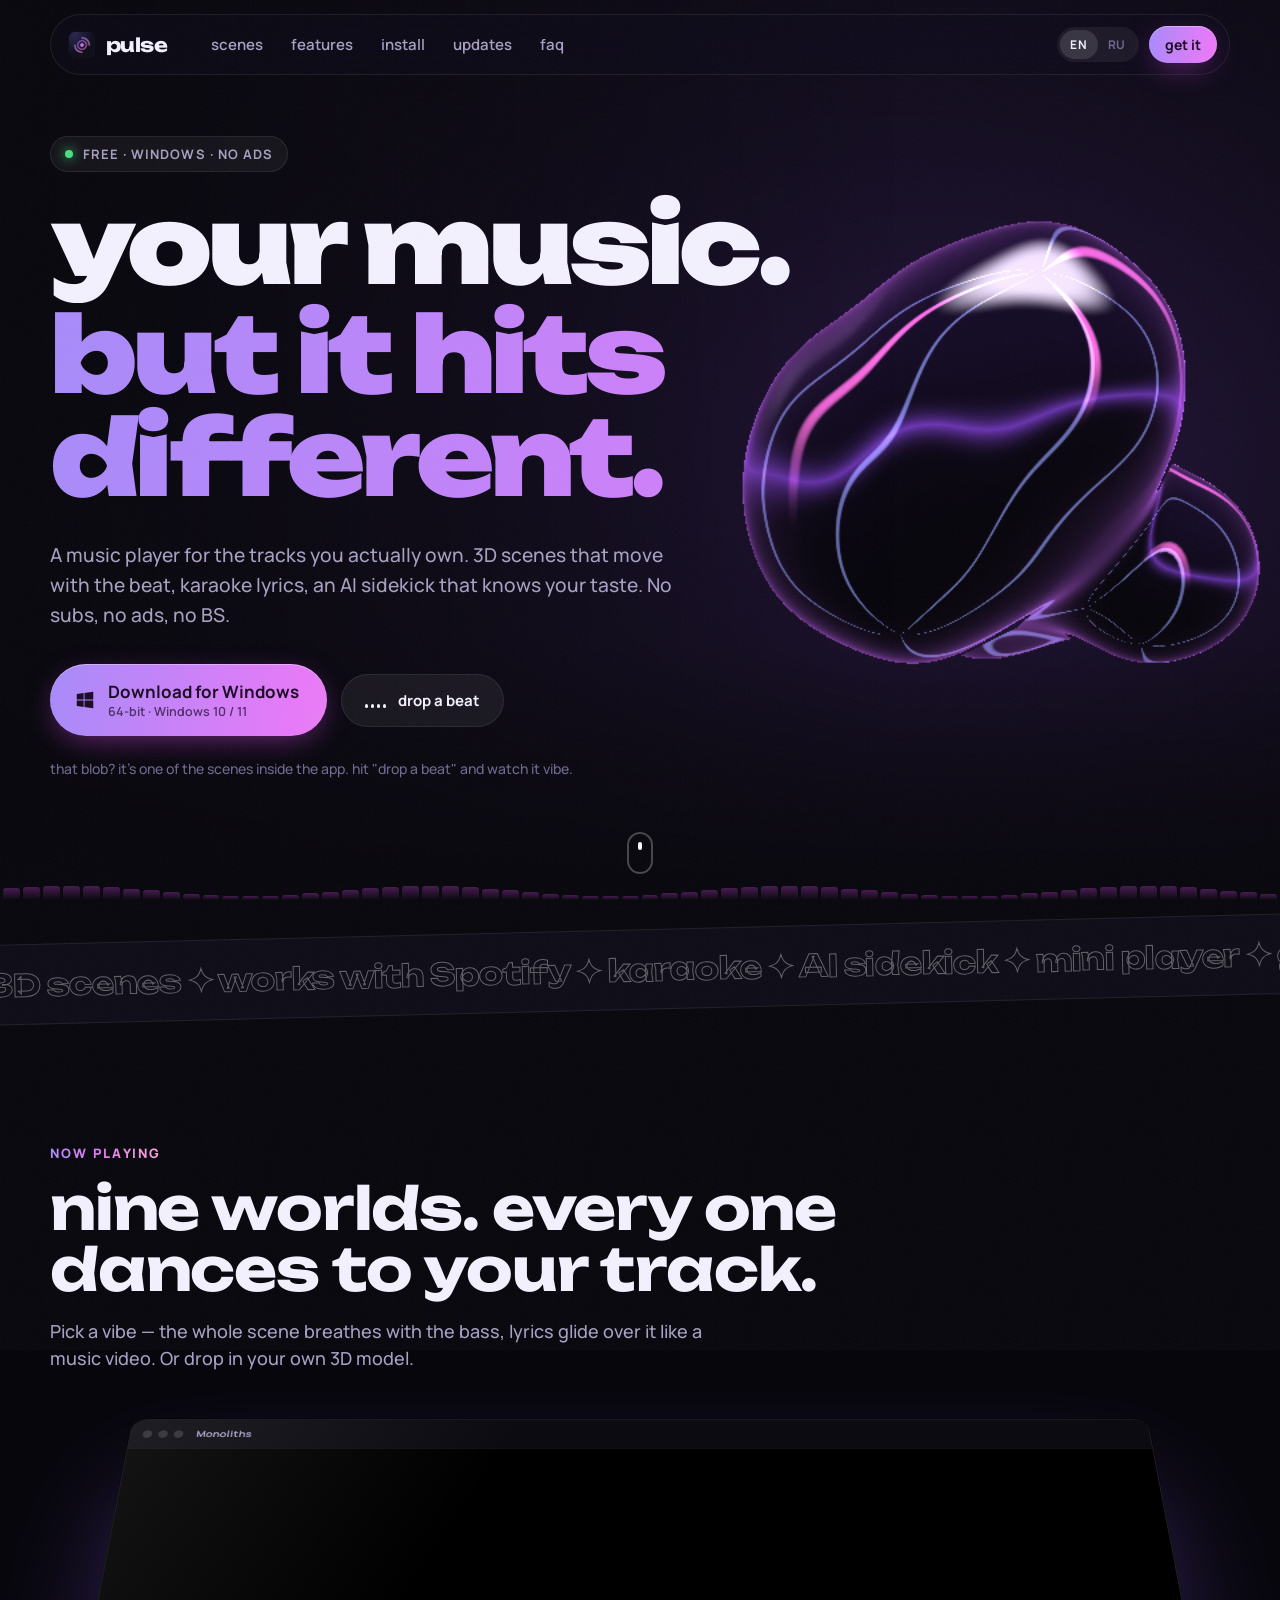
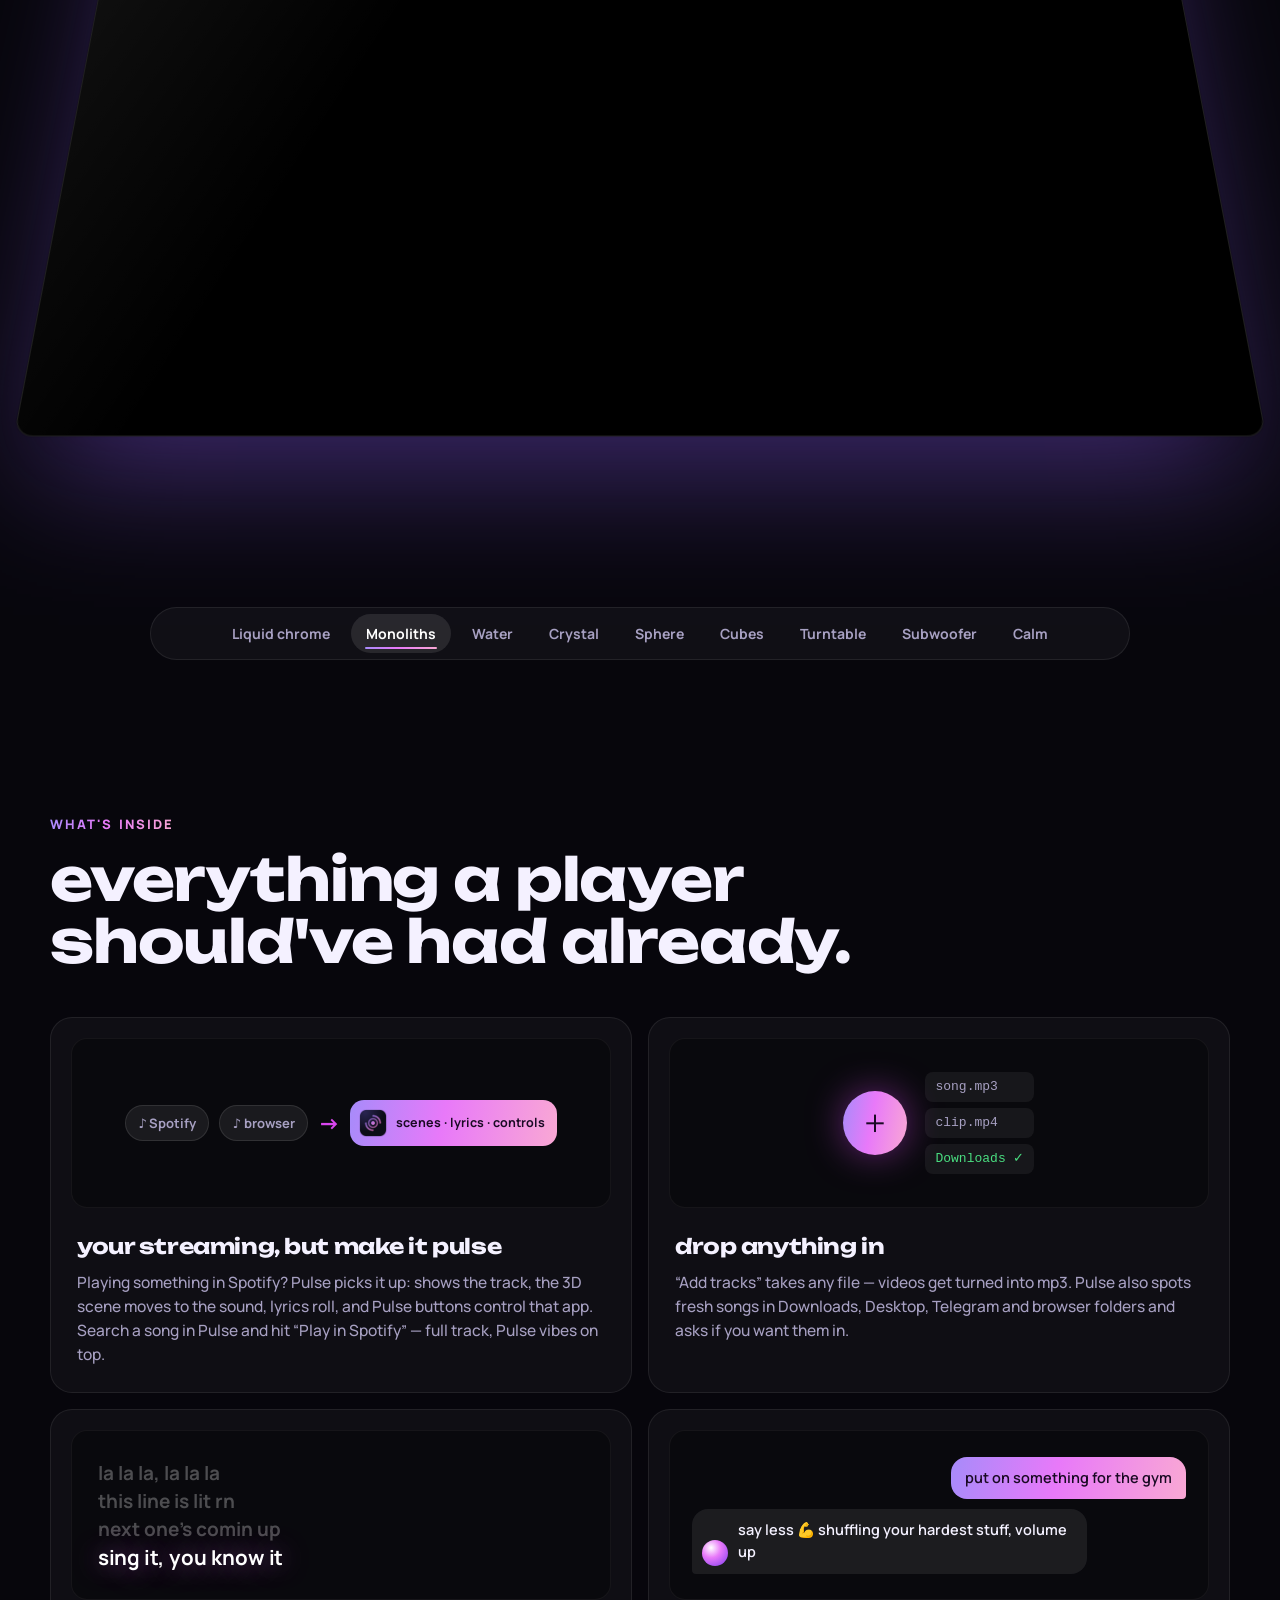
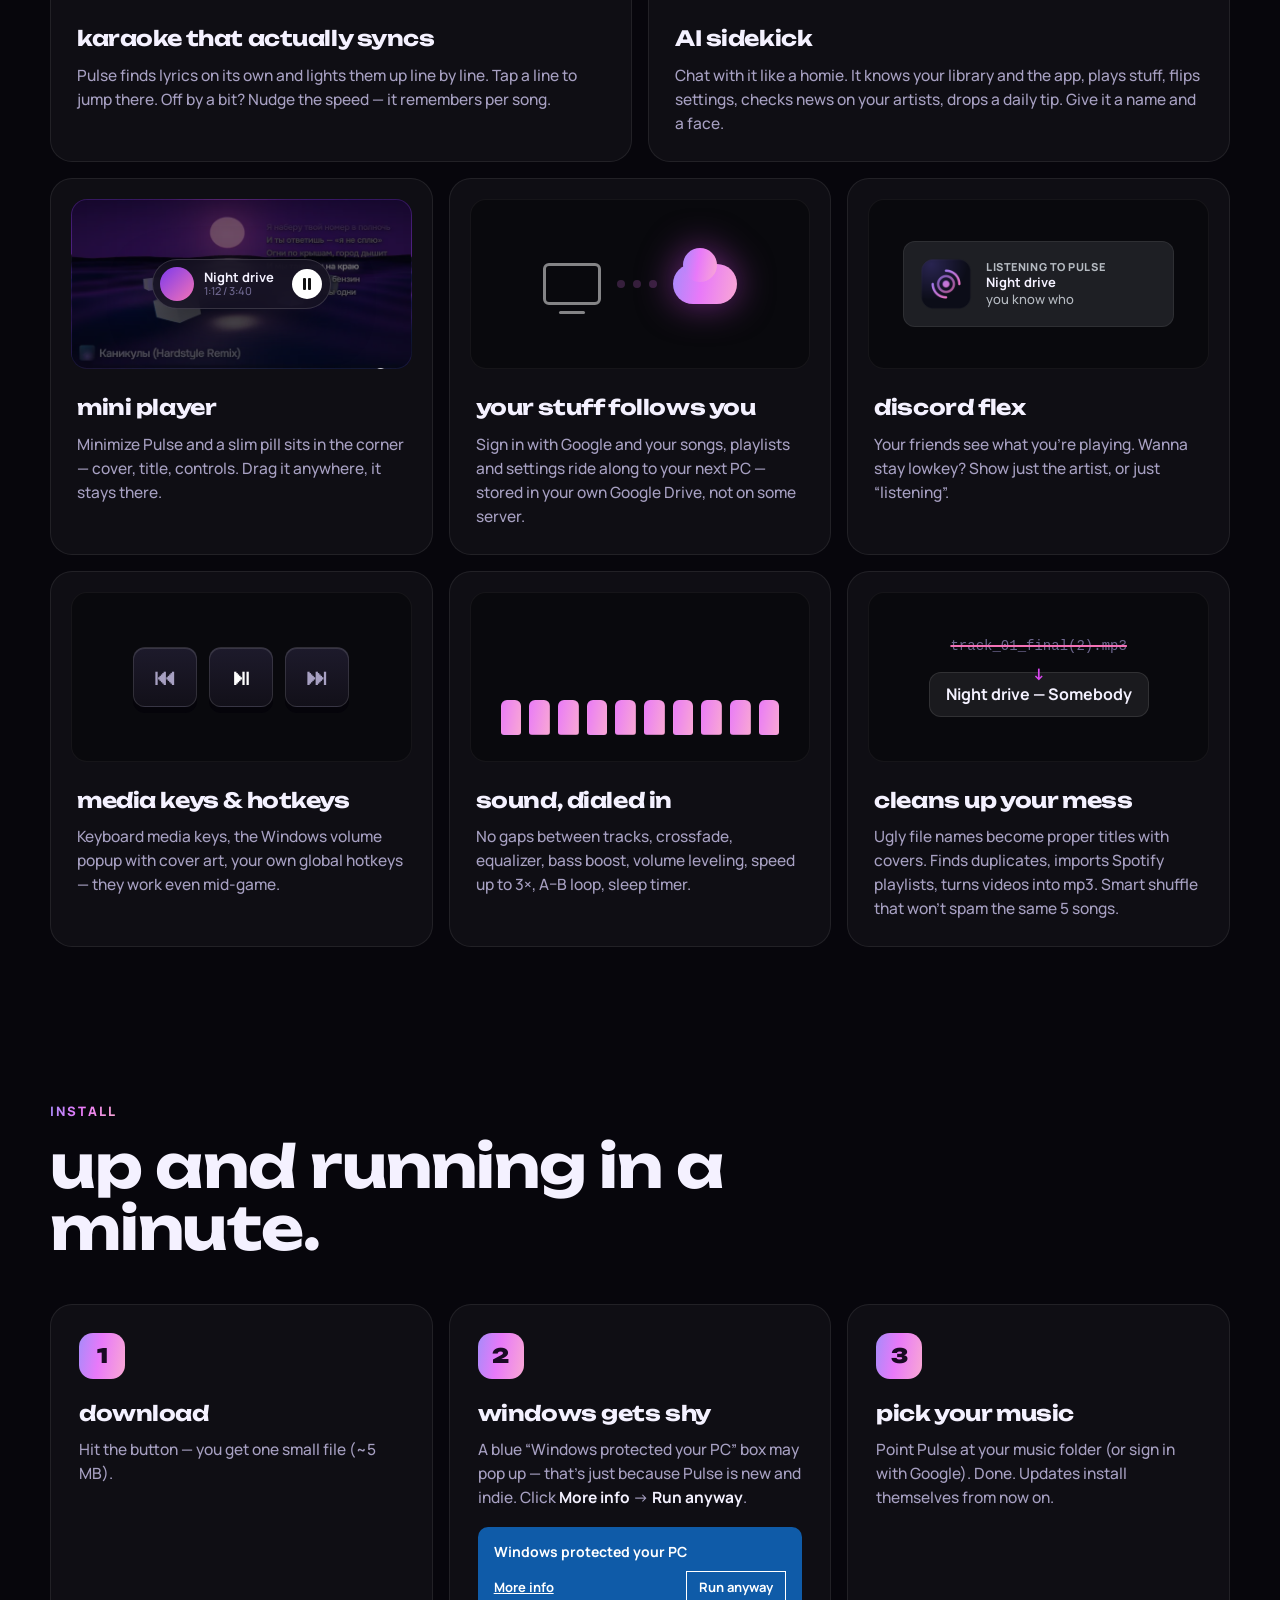
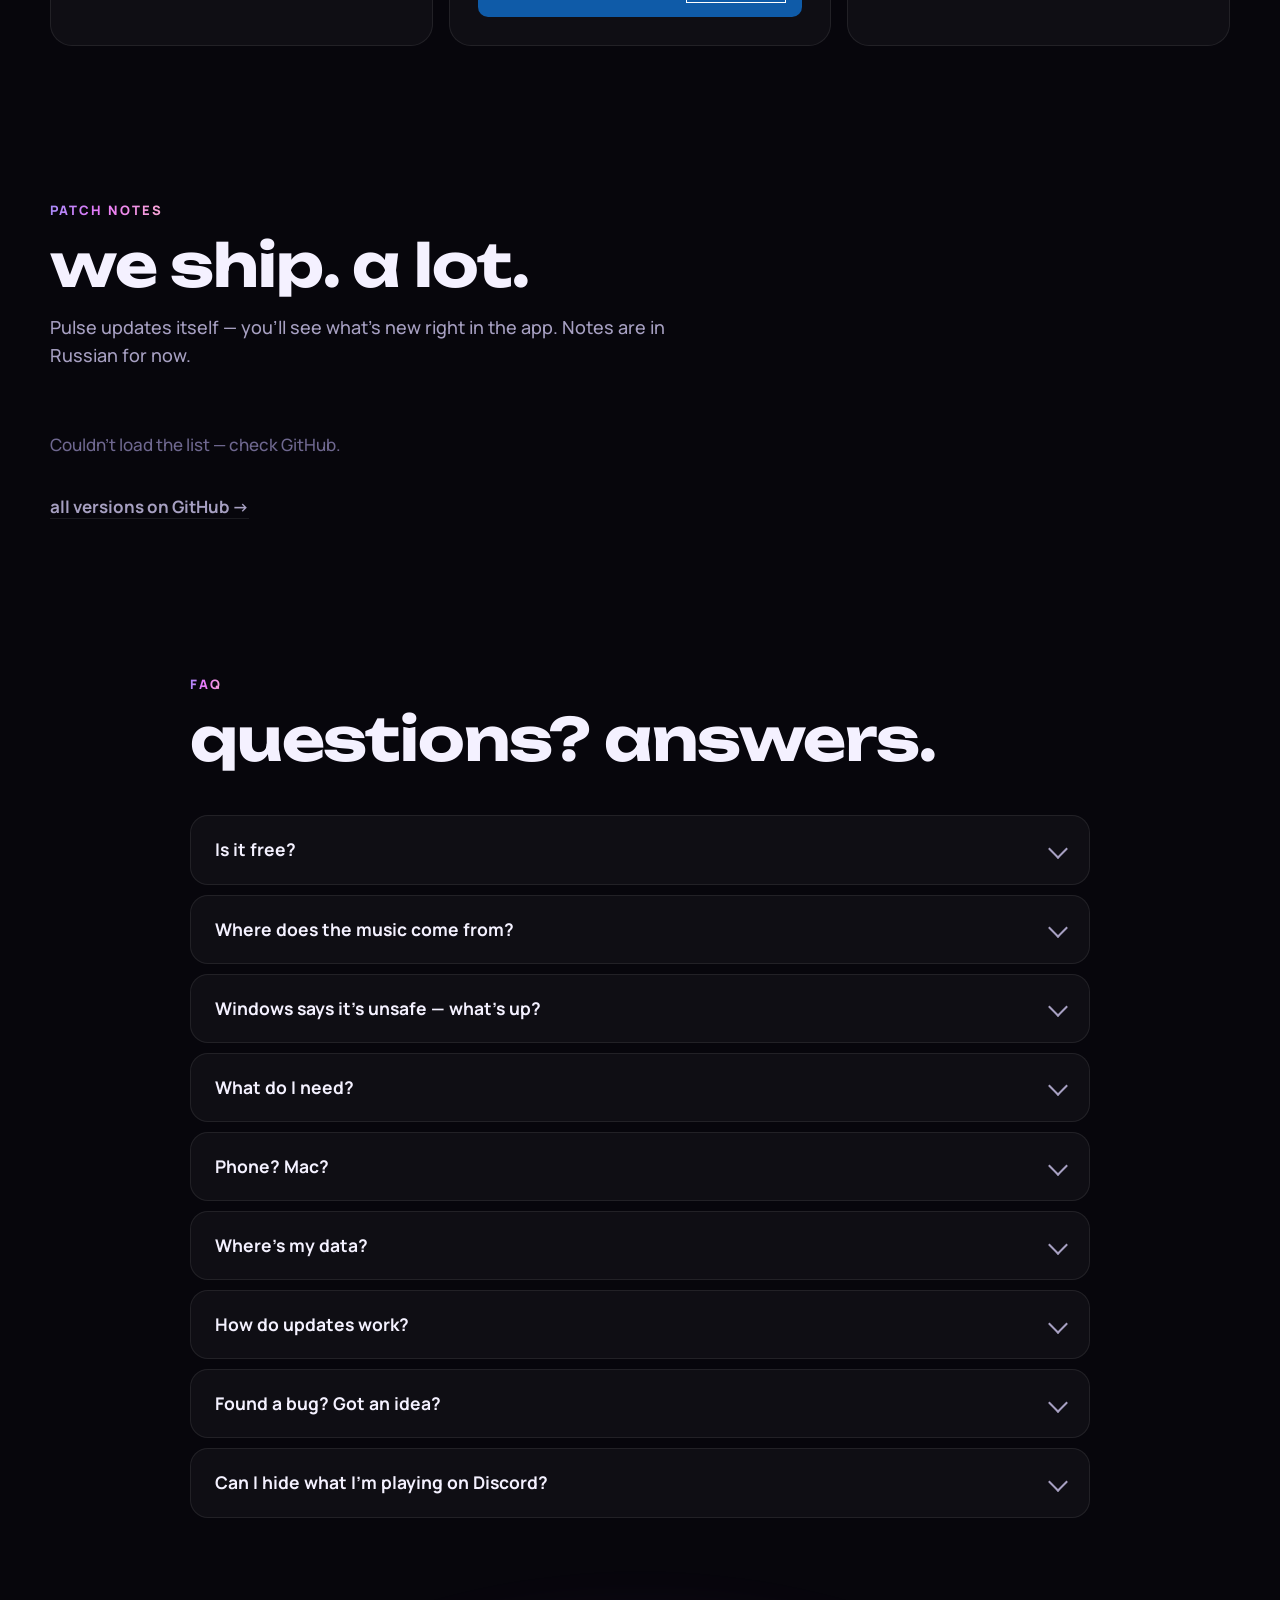
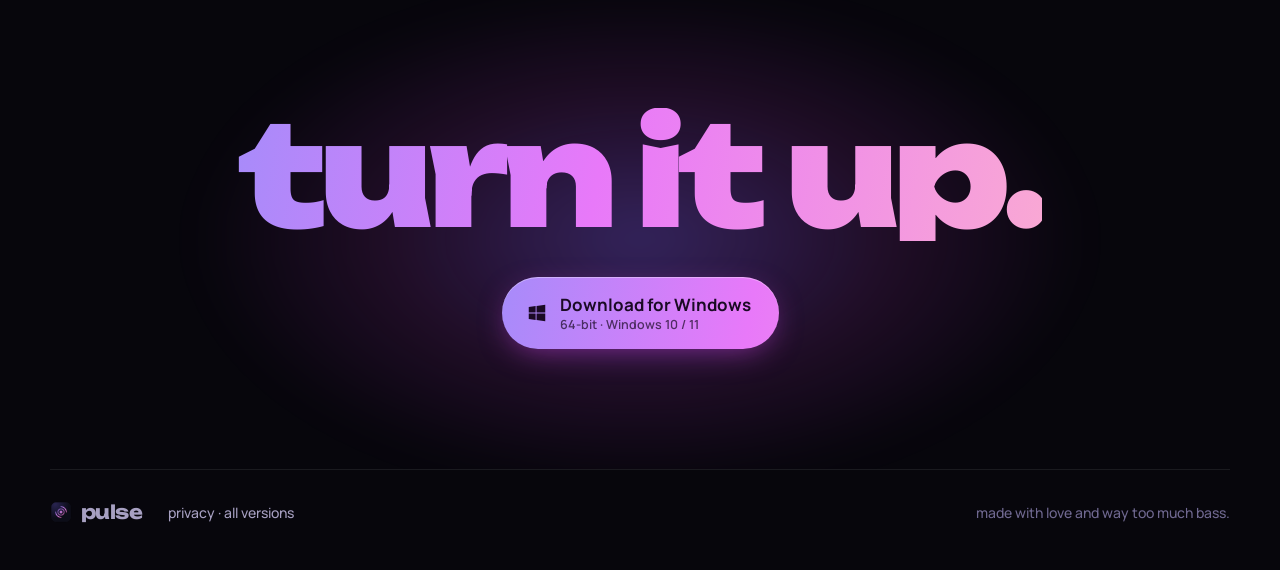
<file: index.html>
<!doctype html>
<html lang="en">
<head>
<meta charset="utf-8">
<meta name="viewport" content="width=device-width, initial-scale=1">
<title>Pulse — your music, but it hits different</title>
<meta name="description" content="Pulse is a free music player for Windows: 3D scenes that move with the beat, karaoke lyrics, an AI sidekick, mini player, Google Drive sync. No ads, no subscription.">
<meta property="og:title" content="Pulse — music player for Windows">
<meta property="og:description" content="3D scenes that move with the beat, karaoke, AI sidekick. Free. No ads.">
<meta property="og:image" content="assets/og.jpg">
<meta property="og:type" content="website">
<meta name="twitter:card" content="summary_large_image">
<meta name="theme-color" content="#07060c">
<link rel="icon" href="assets/favicon.png">
<link rel="preconnect" href="https://fonts.googleapis.com">
<link rel="preconnect" href="https://fonts.gstatic.com" crossorigin>
<link href="https://fonts.googleapis.com/css2?family=Unbounded:wght@500;700;900&family=Manrope:wght@400;500;600;700;800&display=swap" rel="stylesheet">
<link rel="stylesheet" href="style.css">
</head>
<body>
<div class="grain" aria-hidden="true"></div>
<div class="cursor-glow" aria-hidden="true"></div>

<header class="nav">
  <a class="brand" href="#top" aria-label="Pulse">
    <img src="assets/icon.png" alt="" width="30" height="30">
    <span>pulse</span>
  </a>
  <nav class="links">
    <a href="#scenes" data-i18n="nav.scenes">scenes</a>
    <a href="#features" data-i18n="nav.features">features</a>
    <a href="#install" data-i18n="nav.install">install</a>
    <a href="#updates" data-i18n="nav.updates">updates</a>
    <a href="#faq" data-i18n="nav.faq">faq</a>
  </nav>
  <div class="nav-right">
    <div class="lang" role="group" aria-label="Language">
      <button data-lang="en" class="on">EN</button>
      <button data-lang="ru">RU</button>
    </div>
    <a class="btn btn-sm dl-link" href="https://github.com/Blank0321/pulse-releases/releases/latest" data-i18n="nav.get">get it</a>
  </div>
</header>

<main id="top">
  <!-- HERO -->
  <section class="hero">
    <canvas id="blob" aria-hidden="true"></canvas>
    <div class="hero-fade" aria-hidden="true"></div>
    <div class="hero-inner">
      <p class="kicker reveal"><span class="dot"></span><span data-i18n="hero.kicker">free · windows · no ads</span></p>
      <h1 class="headline">
        <span class="line"><span data-i18n="hero.h1a">your music.</span></span>
        <span class="line"><span class="grad" data-i18n="hero.h1b">but it hits different.</span></span>
      </h1>
      <p class="sub reveal" data-i18n="hero.sub">A music player for the tracks you actually own. 3D scenes that move with the beat, karaoke lyrics, an AI sidekick that knows your taste. No subs, no ads, no BS.</p>
      <div class="cta reveal">
        <a class="btn btn-big dl-link magnet" href="https://github.com/Blank0321/pulse-releases/releases/latest">
          <svg viewBox="0 0 24 24" width="22" height="22" aria-hidden="true"><path fill="currentColor" d="M3 5.5 10.5 4.4v7.1H3V5.5Zm0 13 7.5 1.1v-7H3v5.9Zm8.5 1.2L21 21v-8.4h-9.5v7.1Zm0-15.4v7.2H21V3l-9.5 1.3Z"/></svg>
          <span><b data-i18n="hero.dl">Download for Windows</b><small class="dl-meta">64-bit · Windows 10 / 11</small></span>
        </a>
        <button class="btn btn-ghost" id="beatBtn" aria-pressed="false">
          <span class="eq" aria-hidden="true"><i></i><i></i><i></i><i></i></span>
          <span data-i18n="hero.beat">drop a beat</span>
        </button>
      </div>
      <p class="hint reveal" data-i18n="hero.hint">that blob? it's one of the scenes inside the app. hit "drop a beat" and watch it vibe.</p>
    </div>
    <div class="bars" id="bars" aria-hidden="true"></div>
    <a class="scroll-cue" href="#scenes" aria-label="scroll"><span></span></a>
  </section>

  <!-- MARQUEE -->
  <div class="marquee" aria-hidden="true">
    <div class="track">
      <span data-i18n="mq">3D scenes ✦ works with Spotify ✦ karaoke ✦ AI sidekick ✦ mini player ✦ google drive sync ✦ discord status ✦ media keys ✦ gapless ✦ equalizer ✦ auto-updates ✦ </span>
      <span data-i18n="mq">3D scenes ✦ works with Spotify ✦ karaoke ✦ AI sidekick ✦ mini player ✦ google drive sync ✦ discord status ✦ media keys ✦ gapless ✦ equalizer ✦ auto-updates ✦ </span>
    </div>
  </div>

  <!-- SCENES -->
  <section class="scenes" id="scenes">
    <div class="sec-head reveal">
      <p class="eyebrow" data-i18n="sc.eyebrow">now playing</p>
      <h2 data-i18n="sc.h">nine worlds. every one dances to your track.</h2>
      <p class="lead" data-i18n="sc.lead">Pick a vibe — the whole scene breathes with the bass, lyrics glide over it like a music video. Or drop in your own 3D model.</p>
    </div>
    <div class="stage-wrap">
      <div class="stage" id="stage">
        <div class="window">
          <div class="win-bar"><i></i><i></i><i></i><span id="sceneTitle">Liquid chrome</span></div>
          <div class="shots" id="shots"></div>
        </div>
      </div>
    </div>
    <div class="pills" id="pills" role="tablist"></div>
  </section>

  <!-- FEATURES -->
  <section class="features" id="features">
    <div class="sec-head reveal">
      <p class="eyebrow" data-i18n="ft.eyebrow">what's inside</p>
      <h2 data-i18n="ft.h">everything a player should've had already.</h2>
    </div>

    <div class="bento">
      <article class="card c-shell reveal">
        <div class="viz shell" aria-hidden="true">
          <span class="src">♪ Spotify</span><span class="src">♪ browser</span>
          <span class="arrow">→</span>
          <span class="pulsebox"><img src="assets/icon.png" alt=""><b>scenes · lyrics · controls</b></span>
        </div>
        <h3 data-i18n="f.shell.h">your streaming, but make it pulse</h3>
        <p data-i18n="f.shell.p">Playing something in Spotify? Pulse picks it up: shows the track, the 3D scene moves to the sound, lyrics roll, and Pulse buttons control that app. Search a song in Pulse and hit “Play in Spotify” — full track, Pulse vibes on top.</p>
      </article>

      <article class="card c-add reveal">
        <div class="viz addv" aria-hidden="true"><span class="plus">+</span><span class="files"><i>song.mp3</i><i>clip.mp4</i><i>Downloads ✓</i></span></div>
        <h3 data-i18n="f.add.h">drop anything in</h3>
        <p data-i18n="f.add.p">“Add tracks” takes any file — videos get turned into mp3. Pulse also spots fresh songs in Downloads, Desktop, Telegram and browser folders and asks if you want them in.</p>
      </article>

      <article class="card c-lyrics reveal">
        <div class="viz lyr" aria-hidden="true">
          <p>la la la, la la la</p>
          <p class="cur">this line is lit rn</p>
          <p>next one's comin up</p>
          <p>sing it, you know it</p>
        </div>
        <h3 data-i18n="f.lyr.h">karaoke that actually syncs</h3>
        <p data-i18n="f.lyr.p">Pulse finds lyrics on its own and lights them up line by line. Tap a line to jump there. Off by a bit? Nudge the speed — it remembers per song.</p>
      </article>

      <article class="card c-ai reveal">
        <div class="viz chat" aria-hidden="true">
          <div class="msg me" data-i18n="f.ai.q">put on something for the gym</div>
          <div class="msg bot"><span class="av"></span><span data-i18n="f.ai.a">say less 💪 shuffling your hardest stuff, volume up</span></div>
        </div>
        <h3 data-i18n="f.ai.h">AI sidekick</h3>
        <p data-i18n="f.ai.p">Chat with it like a homie. It knows your library and the app, plays stuff, flips settings, checks news on your artists, drops a daily tip. Give it a name and a face.</p>
      </article>

      <article class="card c-mini reveal">
        <div class="viz mini" aria-hidden="true">
          <div class="pill"><span class="cov"></span><span class="t"><b>Night drive</b><small>1:12 / 3:40</small></span><span class="pp"></span></div>
        </div>
        <h3 data-i18n="f.mini.h">mini player</h3>
        <p data-i18n="f.mini.p">Minimize Pulse and a slim pill sits in the corner — cover, title, controls. Drag it anywhere, it stays there.</p>
      </article>

      <article class="card c-sync reveal">
        <div class="viz sync" aria-hidden="true"><span class="pc"></span><span class="flow"><i></i><i></i><i></i></span><span class="cloud"></span></div>
        <h3 data-i18n="f.sync.h">your stuff follows you</h3>
        <p data-i18n="f.sync.p">Sign in with Google and your songs, playlists and settings ride along to your next PC — stored in your own Google Drive, not on some server.</p>
      </article>

      <article class="card c-dc reveal">
        <div class="viz dc" aria-hidden="true">
          <div class="dcard"><span class="dimg"></span><span><small data-i18n="f.dc.l">listening to Pulse</small><b>Night drive</b><em>you know who</em></span></div>
        </div>
        <h3 data-i18n="f.dc.h">discord flex</h3>
        <p data-i18n="f.dc.p">Your friends see what you're playing. Wanna stay lowkey? Show just the artist, or just “listening”.</p>
      </article>

      <article class="card c-keys reveal">
        <div class="viz keys" aria-hidden="true"><kbd>⏮</kbd><kbd class="hit">⏯</kbd><kbd>⏭</kbd></div>
        <h3 data-i18n="f.keys.h">media keys & hotkeys</h3>
        <p data-i18n="f.keys.p">Keyboard media keys, the Windows volume popup with cover art, your own global hotkeys — they work even mid-game.</p>
      </article>

      <article class="card c-sound reveal">
        <div class="viz eqv" aria-hidden="true"><i></i><i></i><i></i><i></i><i></i><i></i><i></i><i></i><i></i><i></i></div>
        <h3 data-i18n="f.snd.h">sound, dialed in</h3>
        <p data-i18n="f.snd.p">No gaps between tracks, crossfade, equalizer, bass boost, volume leveling, speed up to 3×, A–B loop, sleep timer.</p>
      </article>

      <article class="card c-smart reveal">
        <div class="viz fix" aria-hidden="true"><s>track_01_final(2).mp3</s><b>Night drive — Somebody</b></div>
        <h3 data-i18n="f.fix.h">cleans up your mess</h3>
        <p data-i18n="f.fix.p">Ugly file names become proper titles with covers. Finds duplicates, imports Spotify playlists, turns videos into mp3. Smart shuffle that won't spam the same 5 songs.</p>
      </article>
    </div>
  </section>

  <!-- INSTALL -->
  <section class="install" id="install">
    <div class="sec-head reveal">
      <p class="eyebrow" data-i18n="in.eyebrow">install</p>
      <h2 data-i18n="in.h">up and running in a minute.</h2>
    </div>
    <ol class="steps">
      <li class="reveal"><span class="n">1</span><h3 data-i18n="in.1h">download</h3><p data-i18n="in.1p">Hit the button — you get one small file (~5 MB).</p></li>
      <li class="reveal"><span class="n">2</span><h3 data-i18n="in.2h">windows gets shy</h3><p data-i18n="in.2p">A blue “Windows protected your PC” box may pop up — that's just because Pulse is new and indie. Click <b>More info</b> → <b>Run anyway</b>.</p>
        <div class="smartscreen" aria-hidden="true"><b>Windows protected your PC</b><span class="mi">More info</span><span class="ra">Run anyway</span></div>
      </li>
      <li class="reveal"><span class="n">3</span><h3 data-i18n="in.3h">pick your music</h3><p data-i18n="in.3p">Point Pulse at your music folder (or sign in with Google). Done. Updates install themselves from now on.</p></li>
    </ol>
  </section>

  <!-- UPDATES -->
  <section class="updates" id="updates">
    <div class="sec-head reveal">
      <p class="eyebrow" data-i18n="up.eyebrow">patch notes</p>
      <h2 data-i18n="up.h">we ship. a lot.</h2>
      <p class="lead" data-i18n="up.lead">Pulse updates itself — you'll see what's new right in the app. Notes are in Russian for now.</p>
    </div>
    <div class="rel-list" id="rel"><p class="muted" data-i18n="up.loading">loading…</p></div>
    <p class="all-rel"><a href="https://github.com/Blank0321/pulse-releases/releases" target="_blank" rel="noopener" data-i18n="up.all">all versions on GitHub →</a></p>
  </section>

  <!-- FAQ -->
  <section class="faq" id="faq">
    <div class="sec-head reveal">
      <p class="eyebrow">faq</p>
      <h2 data-i18n="fq.h">questions? answers.</h2>
    </div>
    <div class="qa">
      <details class="reveal"><summary data-i18n="q1">Is it free?</summary><p data-i18n="a1">Yep. Free, no ads, no subscription, no account needed.</p></details>
      <details class="reveal"><summary data-i18n="q2">Where does the music come from?</summary><p data-i18n="a2">Your own files (mp3, flac, m4a, wav, ogg, even videos), free catalogs right in Pulse search, or your Spotify — Pulse becomes a skin for it. Pulse never downloads from YouTube or streaming services.</p></details>
      <details class="reveal"><summary data-i18n="q3">Windows says it's unsafe — what's up?</summary><p data-i18n="a3">Windows warns about any new app that hasn't bought an expensive code-signing certificate yet. Click “More info” → “Run anyway”. Updates are signed, so the app only accepts real Pulse updates.</p></details>
      <details class="reveal"><summary data-i18n="q4">What do I need?</summary><p data-i18n="a4">Windows 10 or 11, 64-bit. Any half-decent PC runs it; the 3D scenes love a real GPU, and there's a “simple” mode for older laptops.</p></details>
      <details class="reveal"><summary data-i18n="q5">Phone? Mac?</summary><p data-i18n="a5">On the way: Android first, then iPhone, then Mac.</p></details>
      <details class="reveal"><summary data-i18n="q6">Where's my data?</summary><p data-i18n="a6">On your PC. If you sign in with Google, a copy goes to your own Google Drive so you can move to another PC. Nothing is sold or tracked.</p></details>
      <details class="reveal"><summary data-i18n="q7">How do updates work?</summary><p data-i18n="a7">Pulse checks for updates when it starts. One click — it updates and restarts, your music and settings stay.</p></details>
      <details class="reveal"><summary data-i18n="q9">Found a bug? Got an idea?</summary><p data-i18n="a9">Hit the small “Feedback” button bottom-right in the app — it goes straight to the developer. Leave a contact if you want a reply.</p></details>
      <details class="reveal"><summary data-i18n="q8">Can I hide what I'm playing on Discord?</summary><p data-i18n="a8">Sure: Settings → Discord. Show the track, only the artist, just “listening”, or turn it off.</p></details>
    </div>
  </section>

  <!-- FINAL CTA -->
  <section class="final">
    <h2 class="reveal"><span data-i18n="fin.a">turn it up.</span></h2>
    <a class="btn btn-big dl-link magnet reveal" href="https://github.com/Blank0321/pulse-releases/releases/latest">
      <svg viewBox="0 0 24 24" width="22" height="22" aria-hidden="true"><path fill="currentColor" d="M3 5.5 10.5 4.4v7.1H3V5.5Zm0 13 7.5 1.1v-7H3v5.9Zm8.5 1.2L21 21v-8.4h-9.5v7.1Zm0-15.4v7.2H21V3l-9.5 1.3Z"/></svg>
      <span><b data-i18n="hero.dl">Download for Windows</b><small class="dl-meta">64-bit · Windows 10 / 11</small></span>
    </a>
  </section>
</main>

<footer class="foot">
  <div class="brand"><img src="assets/icon.png" alt="" width="22" height="22"><span>pulse</span></div>
  <p><a href="privacy.html" class="lang-link" data-i18n="ft.priv">privacy</a> · <a href="https://github.com/Blank0321/pulse-releases/releases" target="_blank" rel="noopener" data-i18n="ft.ver">all versions</a></p>
  <p class="muted" data-i18n="ft.made">made with love and way too much bass.</p>
</footer>

<script src="app.js"></script>
</body>
</html>
</file>
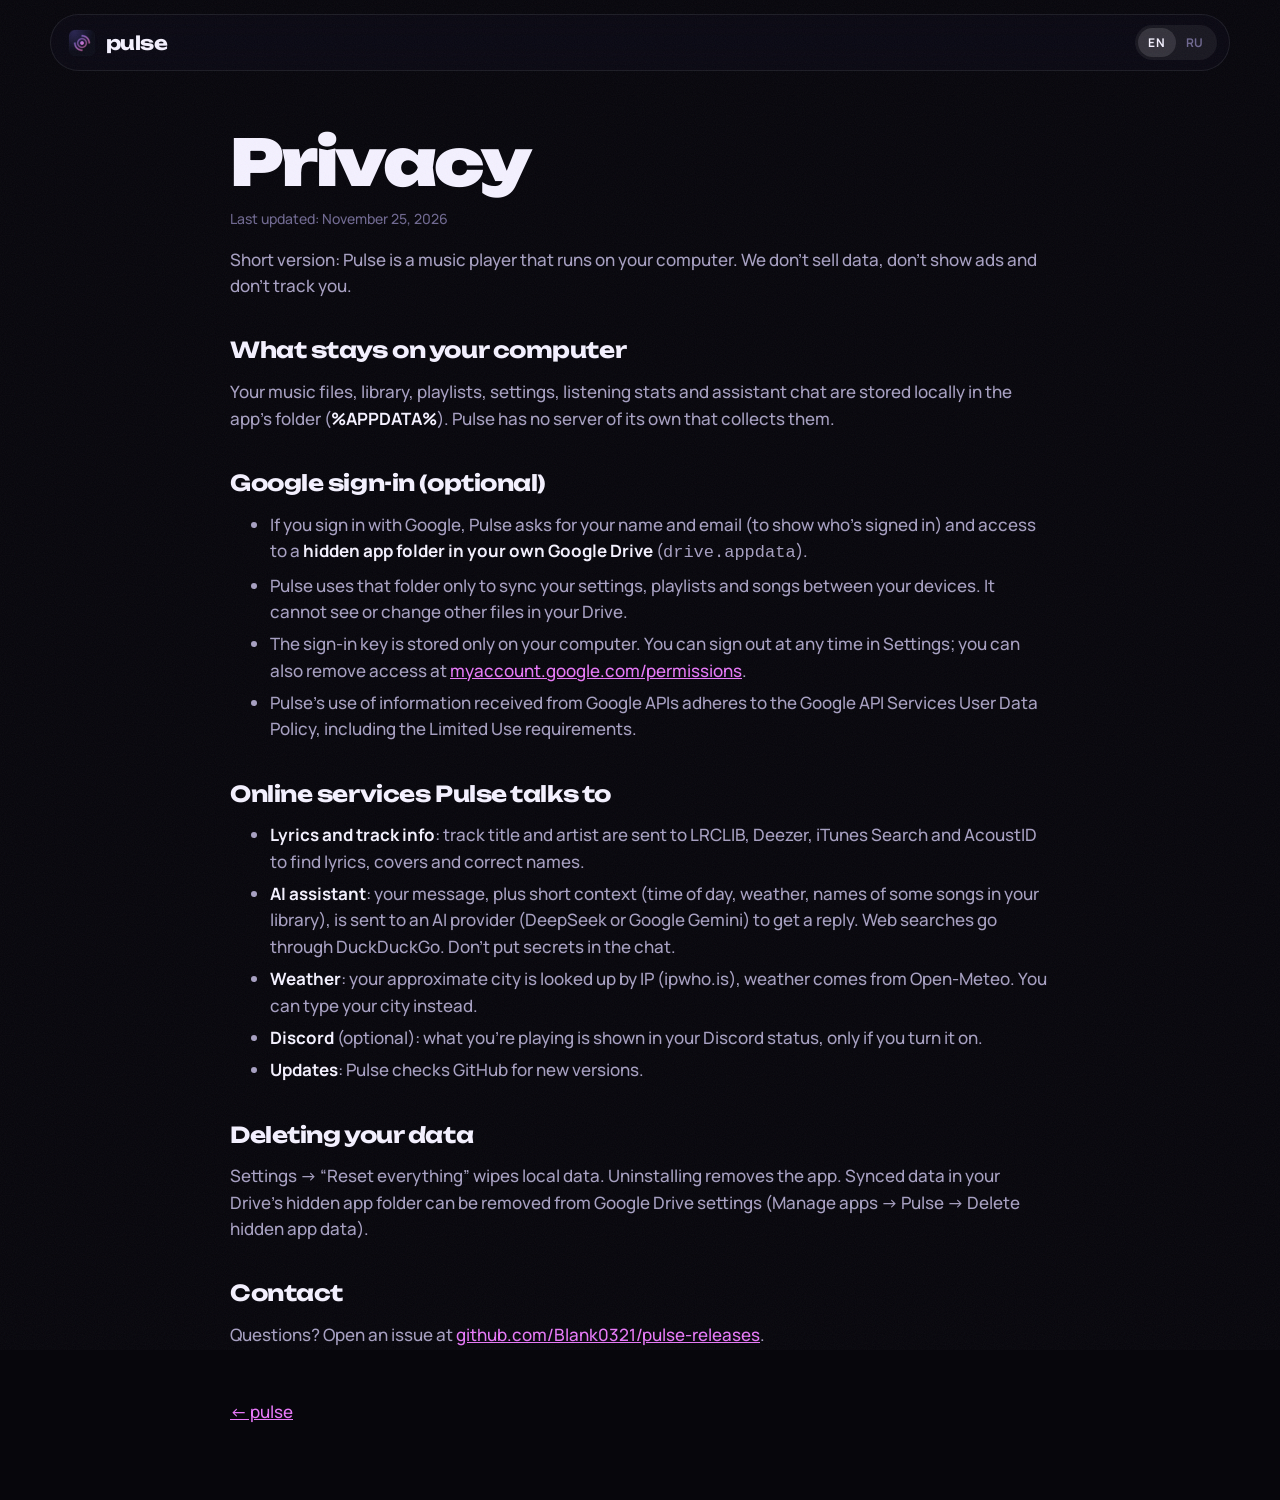
<file: privacy.html>
<!doctype html>
<html lang="en">
<head>
<meta charset="utf-8">
<meta name="viewport" content="width=device-width, initial-scale=1">
<title>Pulse — Privacy</title>
<meta name="description" content="What Pulse does and doesn't do with your data.">
<meta name="theme-color" content="#07060c">
<link rel="icon" href="assets/favicon.png">
<link rel="preconnect" href="https://fonts.googleapis.com">
<link rel="preconnect" href="https://fonts.gstatic.com" crossorigin>
<link href="https://fonts.googleapis.com/css2?family=Unbounded:wght@500;700;900&family=Manrope:wght@400;500;600;700;800&display=swap" rel="stylesheet">
<link rel="stylesheet" href="style.css">
<style>
  .doc { position: relative; z-index: 2; width: min(820px, calc(100% - 40px)); margin: 0 auto; padding: 130px 0 60px; }
  .doc h1 { font-size: clamp(36px, 6vw, 64px); font-weight: 900; letter-spacing: -.04em; line-height: 1; margin-bottom: 14px; }
  .doc h2 { font-size: 22px; margin: 40px 0 10px; max-width: none; }
  .doc p, .doc li { color: var(--dim); }
  .doc li { margin: 6px 0; }
  .doc b { color: var(--text); }
  .doc a { color: #e879f9; }
  .doc .upd { color: var(--mute); font-size: 14px; }
  [data-l] { display: none; }
  html[lang="en"] [data-l="en"], html[lang="ru"] [data-l="ru"] { display: block; }
</style>
</head>
<body>
<div class="grain" aria-hidden="true"></div>
<header class="nav">
  <a class="brand" href="./" aria-label="Pulse"><img src="assets/icon.png" alt="" width="30" height="30"><span>pulse</span></a>
  <div class="nav-right">
    <div class="lang" role="group" aria-label="Language"><button data-lang="en">EN</button><button data-lang="ru">RU</button></div>
  </div>
</header>

<main class="doc">
<section data-l="en">
  <h1>Privacy</h1>
  <p class="upd">Last updated: November 25, 2026</p>
  <p>Short version: Pulse is a music player that runs on your computer. We don't sell data, don't show ads and don't track you.</p>

  <h2>What stays on your computer</h2>
  <p>Your music files, library, playlists, settings, listening stats and assistant chat are stored locally in the app's folder (<b>%APPDATA%</b>). Pulse has no server of its own that collects them.</p>

  <h2>Google sign-in (optional)</h2>
  <ul>
    <li>If you sign in with Google, Pulse asks for your name and email (to show who's signed in) and access to a <b>hidden app folder in your own Google Drive</b> (<code>drive.appdata</code>).</li>
    <li>Pulse uses that folder only to sync your settings, playlists and songs between your devices. It cannot see or change other files in your Drive.</li>
    <li>The sign-in key is stored only on your computer. You can sign out at any time in Settings; you can also remove access at <a href="https://myaccount.google.com/permissions" target="_blank" rel="noopener">myaccount.google.com/permissions</a>.</li>
    <li>Pulse's use of information received from Google APIs adheres to the Google API Services User Data Policy, including the Limited Use requirements.</li>
  </ul>

  <h2>Online services Pulse talks to</h2>
  <ul>
    <li><b>Lyrics and track info</b>: track title and artist are sent to LRCLIB, Deezer, iTunes Search and AcoustID to find lyrics, covers and correct names.</li>
    <li><b>AI assistant</b>: your message, plus short context (time of day, weather, names of some songs in your library), is sent to an AI provider (DeepSeek or Google Gemini) to get a reply. Web searches go through DuckDuckGo. Don't put secrets in the chat.</li>
    <li><b>Weather</b>: your approximate city is looked up by IP (ipwho.is), weather comes from Open-Meteo. You can type your city instead.</li>
    <li><b>Discord</b> (optional): what you're playing is shown in your Discord status, only if you turn it on.</li>
    <li><b>Updates</b>: Pulse checks GitHub for new versions.</li>
  </ul>

  <h2>Deleting your data</h2>
  <p>Settings → “Reset everything” wipes local data. Uninstalling removes the app. Synced data in your Drive's hidden app folder can be removed from Google Drive settings (Manage apps → Pulse → Delete hidden app data).</p>

  <h2>Contact</h2>
  <p>Questions? Open an issue at <a href="https://github.com/Blank0321/pulse-releases/issues" target="_blank" rel="noopener">github.com/Blank0321/pulse-releases</a>.</p>
</section>

<section data-l="ru">
  <h1>Конфиденциальность</h1>
  <p class="upd">Обновлено: 25 ноября 2026</p>
  <p>Коротко: Pulse — это плеер, который работает на твоём компьютере. Мы не продаём данные, не показываем рекламу и не следим за тобой.</p>

  <h2>Что остаётся на компьютере</h2>
  <p>Музыка, медиатека, плейлисты, настройки, статистика и чат с помощником хранятся у тебя в папке приложения (<b>%APPDATA%</b>). Своего сервера, который бы это собирал, у Pulse нет.</p>

  <h2>Вход через Google (по желанию)</h2>
  <ul>
    <li>Если войти через Google, Pulse получает имя и почту (чтобы показать, кто вошёл) и доступ к <b>скрытой папке приложения на твоём Google Диске</b> (<code>drive.appdata</code>).</li>
    <li>Эта папка нужна только для переноса настроек, плейлистов и песен между устройствами. Другие файлы на Диске Pulse не видит и не меняет.</li>
    <li>Ключ входа хранится только на твоём компьютере. Выйти можно в Настройках, а отозвать доступ — на <a href="https://myaccount.google.com/permissions" target="_blank" rel="noopener">myaccount.google.com/permissions</a>.</li>
    <li>Pulse использует данные из Google API по правилам Google API Services User Data Policy, включая требования Limited Use.</li>
  </ul>

  <h2>С какими сервисами Pulse связывается</h2>
  <ul>
    <li><b>Тексты и данные о треках</b>: название и исполнитель отправляются в LRCLIB, Deezer, iTunes Search и AcoustID, чтобы найти текст, обложку и правильное название.</li>
    <li><b>ИИ-помощник</b>: твоё сообщение и немного контекста (время суток, погода, названия некоторых песен из медиатеки) отправляются ИИ-сервису (DeepSeek или Google Gemini), чтобы получить ответ. Поиск в интернете идёт через DuckDuckGo. Не пиши в чат пароли и личные данные.</li>
    <li><b>Погода</b>: примерный город определяется по IP (ipwho.is), погода — от Open-Meteo. Город можно вписать вручную.</li>
    <li><b>Discord</b> (по желанию): что у тебя играет, видно в статусе Discord, только если ты это включил.</li>
    <li><b>Обновления</b>: Pulse проверяет новые версии на GitHub.</li>
  </ul>

  <h2>Как удалить данные</h2>
  <p>Настройки → «Сбросить вообще всё» стирает данные на компьютере. Удаление приложения убирает сам Pulse. Данные в скрытой папке на Диске можно удалить в настройках Google Диска (Управление приложениями → Pulse → Удалить скрытые данные).</p>

  <h2>Связь</h2>
  <p>Вопросы — пиши в <a href="https://github.com/Blank0321/pulse-releases/issues" target="_blank" rel="noopener">github.com/Blank0321/pulse-releases</a>.</p>
</section>
<p style="margin-top:50px"><a href="./" class="back">← pulse</a></p>
</main>

<script>
(() => {
  const q = new URLSearchParams(location.search).get('lang');
  let saved = null; try { saved = localStorage.getItem('pulse-lang'); } catch {}
  let lang = q === 'ru' || q === 'en' ? q : (saved || 'en');
  const apply = () => {
    document.documentElement.lang = lang;
    document.title = lang === 'ru' ? 'Pulse — конфиденциальность' : 'Pulse — Privacy';
    document.querySelectorAll('.lang button').forEach((b) => b.classList.toggle('on', b.dataset.lang === lang));
    document.querySelector('.back').href = './' + (lang === 'ru' ? '?lang=ru' : '');
  };
  document.querySelectorAll('.lang button').forEach((b) => b.addEventListener('click', () => { lang = b.dataset.lang; try { localStorage.setItem('pulse-lang', lang); } catch {} apply(); }));
  apply();
})();
</script>
</body>
</html>
</file>
<file: style.css>
:root {
  --bg: #07060c;
  --bg2: #0d0b16;
  --card: rgba(255, 255, 255, 0.035);
  --line: rgba(255, 255, 255, 0.08);
  --text: #f4f1ff;
  --dim: #a7a0c2;
  --mute: #6f6890;
  --a1: #8b5cf6;
  --a2: #d946ef;
  --a3: #f472b6;
  --grad: linear-gradient(100deg, #a78bfa 0%, #e879f9 45%, #f9a8d4 100%);
  --r: 22px;
  --ease: cubic-bezier(.2, .8, .2, 1);
  color-scheme: dark;
}
* { box-sizing: border-box; }
html { scroll-behavior: smooth; -webkit-text-size-adjust: 100%; }
body {
  margin: 0; background: var(--bg); color: var(--text);
  font: 500 17px/1.55 Manrope, system-ui, sans-serif;
  overflow-x: hidden; -webkit-font-smoothing: antialiased;
}
a { color: inherit; }
main { overflow-x: clip; }
img { max-width: 100%; display: block; }
h1, h2, h3 { font-family: Unbounded, Manrope, sans-serif; letter-spacing: -0.02em; margin: 0; }
.muted { color: var(--mute); }
::selection { background: var(--a2); color: #fff; }

/* film grain + cursor glow */
.grain {
  position: fixed; inset: -50%; pointer-events: none; z-index: 100; opacity: .05;
  background-image: url("data:image/svg+xml,%3Csvg xmlns='http://www.w3.org/2000/svg' width='160' height='160'%3E%3Cfilter id='n'%3E%3CfeTurbulence type='fractalNoise' baseFrequency='.9' numOctaves='3' stitchTiles='stitch'/%3E%3C/filter%3E%3Crect width='100%25' height='100%25' filter='url(%23n)'/%3E%3C/svg%3E");
  animation: grain 1.2s steps(6) infinite;
}
@keyframes grain { 0%,100% { transform: translate(0,0) } 20% { transform: translate(-3%,2%) } 40% { transform: translate(2%,-3%) } 60% { transform: translate(-2%,-1%) } 80% { transform: translate(3%,3%) } }
.cursor-glow {
  position: fixed; left: 0; top: 0; width: 520px; height: 520px; margin: -260px 0 0 -260px; border-radius: 50%;
  background: radial-gradient(circle, rgba(167, 139, 250, .13), transparent 62%);
  pointer-events: none; z-index: 1; transform: translate3d(-999px, -999px, 0); transition: opacity .4s; mix-blend-mode: screen;
}

/* NAV */
.nav {
  position: fixed; top: 14px; left: 50%; transform: translateX(-50%); z-index: 50;
  width: min(1180px, calc(100% - 24px)); display: flex; align-items: center; gap: 18px;
  padding: 10px 12px 10px 16px; border-radius: 999px;
  background: rgba(14, 12, 24, .55); border: 1px solid var(--line);
  backdrop-filter: blur(18px) saturate(1.4); -webkit-backdrop-filter: blur(18px) saturate(1.4);
  transition: background .3s, transform .5s var(--ease);
}
.nav.hide { transform: translate(-50%, -140%); }
.brand { display: flex; align-items: center; gap: 9px; text-decoration: none; font: 700 19px Unbounded, sans-serif; letter-spacing: -.03em; }
.brand img { border-radius: 8px; }
.links { display: flex; gap: 4px; margin-left: 14px; }
.links a { text-decoration: none; color: var(--dim); font-weight: 600; font-size: 15px; padding: 8px 12px; border-radius: 999px; transition: color .2s, background .2s; }
.links a:hover { color: var(--text); background: rgba(255,255,255,.06); }
.nav-right { margin-left: auto; display: flex; align-items: center; gap: 10px; }
.lang { display: flex; background: rgba(255,255,255,.06); border-radius: 999px; padding: 3px; }
.lang button {
  all: unset; cursor: pointer; font: 700 12px Manrope, sans-serif; letter-spacing: .06em; padding: 6px 10px; border-radius: 999px; color: var(--mute); transition: .2s;
}
.lang button.on { background: rgba(255,255,255,.12); color: var(--text); }
.lang button:focus-visible { outline: 2px solid var(--a2); }

/* BUTTONS */
.btn {
  --mx: 0px; --my: 0px;
  display: inline-flex; align-items: center; gap: 12px; text-decoration: none; cursor: pointer; border: 0;
  font: 700 15px Manrope, sans-serif; color: #fff; border-radius: 999px; padding: 10px 18px;
  background: var(--grad); background-size: 200% 100%; background-position: 0% 0;
  box-shadow: 0 8px 30px -8px rgba(217, 70, 239, .55), inset 0 1px 0 rgba(255,255,255,.35);
  transition: background-position .6s var(--ease), box-shadow .3s, transform .25s var(--ease);
  transform: translate(var(--mx), var(--my));
  color: #1a0a24;
}
.btn:hover { background-position: 100% 0; box-shadow: 0 12px 44px -8px rgba(217, 70, 239, .8), inset 0 1px 0 rgba(255,255,255,.4); }
.btn:active { transform: translate(var(--mx), var(--my)) scale(.97); }
.btn-sm { padding: 9px 16px; font-size: 14px; }
.btn-big { padding: 16px 28px 16px 24px; font-size: 17px; text-align: left; }
.btn-big b { display: block; font-size: 17px; }
.btn-big small { display: block; font-weight: 600; font-size: 12.5px; opacity: .7; }
.btn-ghost {
  background: rgba(255,255,255,.06); color: var(--text); box-shadow: inset 0 0 0 1px var(--line);
  padding: 16px 24px;
}
.btn-ghost:hover { background: rgba(255,255,255,.1); box-shadow: inset 0 0 0 1px rgba(255,255,255,.2); }
.btn-ghost[aria-pressed="true"] { box-shadow: inset 0 0 0 1px var(--a2), 0 0 30px -6px var(--a2); }
.eq { display: inline-flex; gap: 3px; height: 16px; align-items: flex-end; }
.eq i { width: 3px; height: 30%; background: currentColor; border-radius: 2px; }
.btn-ghost[aria-pressed="true"] .eq i { animation: eq .5s ease-in-out infinite alternate; }
.eq i:nth-child(2) { animation-delay: -.2s !important; } .eq i:nth-child(3) { animation-delay: -.35s !important; } .eq i:nth-child(4) { animation-delay: -.1s !important; }
@keyframes eq { from { height: 20% } to { height: 100% } }

/* HERO */
.hero { position: relative; min-height: 100vh; min-height: 100svh; display: flex; align-items: center; overflow: hidden; }
#blob { position: absolute; inset: 0; width: 100%; height: 100%; display: block; }
.hero-fade {
  position: absolute; inset: 0; pointer-events: none;
  background: linear-gradient(90deg, rgba(7,6,12,.85) 0%, rgba(7,6,12,.35) 45%, rgba(7,6,12,0) 70%), linear-gradient(0deg, var(--bg) 0%, rgba(7,6,12,0) 28%);
}
.hero-inner { position: relative; z-index: 2; width: min(1180px, calc(100% - 40px)); margin: 0 auto; padding: 120px 0 90px; }
.kicker {
  display: inline-flex; align-items: center; gap: 10px; margin: 0 0 22px; padding: 7px 14px; border-radius: 999px;
  background: rgba(255,255,255,.05); border: 1px solid var(--line); color: var(--dim); font-weight: 700; font-size: 13px; letter-spacing: .08em; text-transform: uppercase;
}
.kicker .dot { width: 8px; height: 8px; border-radius: 50%; background: #4ade80; box-shadow: 0 0 12px #4ade80; animation: blink 2s infinite; }
@keyframes blink { 50% { opacity: .35 } }
.headline { font-size: clamp(44px, 8.2vw, 118px); line-height: .98; font-weight: 900; letter-spacing: -.045em; max-width: 11.5em; }
.headline .line { display: block; overflow: hidden; padding-bottom: .06em; }
.headline .line > span { display: inline-block; transform: translateY(110%); transition: transform 1.1s var(--ease); }
.headline .line:nth-child(2) > span { transition-delay: .12s; }
.loaded .headline .line > span { transform: none; }
.grad { background: var(--grad); -webkit-background-clip: text; background-clip: text; color: transparent; background-size: 200% 100%; animation: shine 6s ease-in-out infinite alternate; }
@keyframes shine { to { background-position: 100% 0 } }
.sub { max-width: 34em; color: var(--dim); font-size: clamp(17px, 1.5vw, 20px); margin: 26px 0 34px; }
.cta { display: flex; flex-wrap: wrap; gap: 14px; align-items: center; }
.hint { color: var(--mute); font-size: 14px; margin-top: 22px; }
.bars { position: absolute; left: 0; right: 0; bottom: 0; height: 70px; display: flex; align-items: flex-end; gap: 3px; padding: 0 3px; opacity: .55; z-index: 1; pointer-events: none; }
.bars i { flex: 1; background: linear-gradient(0deg, rgba(139,92,246,.0), rgba(217,70,239,.55)); border-radius: 3px 3px 0 0; height: 4px; }
.scroll-cue { position: absolute; left: 50%; bottom: 26px; z-index: 3; width: 26px; height: 42px; margin-left: -13px; border-radius: 14px; border: 2px solid rgba(255,255,255,.25); }
.scroll-cue span { position: absolute; left: 50%; top: 8px; width: 4px; height: 8px; margin-left: -2px; border-radius: 2px; background: #fff; animation: cue 1.8s infinite; }
@keyframes cue { 0% { transform: translateY(0); opacity: 1 } 70% { transform: translateY(14px); opacity: 0 } 100% { opacity: 0 } }

/* MARQUEE */
.marquee { overflow: hidden; border-block: 1px solid var(--line); background: var(--bg2); padding: 20px 0; transform: rotate(-1.4deg) scale(1.02); margin: 30px 0 60px; }
.marquee .track { display: flex; width: max-content; animation: mq 38s linear infinite; }
.marquee span { white-space: pre; font: 700 clamp(20px, 2.4vw, 30px) Unbounded, sans-serif; letter-spacing: -.02em; color: transparent; -webkit-text-stroke: 1px rgba(255,255,255,.35); }
.marquee span:nth-child(2) { color: transparent; }
@keyframes mq { to { transform: translateX(-50%) } }

/* SECTIONS */
section { position: relative; z-index: 2; }
.sec-head { width: min(1180px, calc(100% - 40px)); margin: 0 auto 46px; }
.eyebrow { margin: 0 0 14px; font-weight: 800; font-size: 13px; letter-spacing: .16em; text-transform: uppercase; background: var(--grad); -webkit-background-clip: text; background-clip: text; color: transparent; display: inline-block; }
h2 { font-size: clamp(32px, 4.6vw, 62px); line-height: 1.04; font-weight: 700; max-width: 16em; }
.lead { color: var(--dim); max-width: 38em; font-size: 18px; margin: 18px 0 0; }

/* reveal on scroll */
.reveal { opacity: 0; transform: translateY(34px); transition: opacity .9s var(--ease), transform .9s var(--ease); }
.reveal.in { opacity: 1; transform: none; }

/* SCENES */
.scenes { padding: 70px 0 40px; }
.stage-wrap { perspective: 1600px; width: min(1180px, calc(100% - 40px)); margin: 0 auto; }
.stage { --rx: 28deg; --s: .86; transform: rotateX(var(--rx)) scale(var(--s)); transform-origin: 50% 0%; will-change: transform; }
.window {
  position: relative; border-radius: 18px; overflow: hidden; background: #000;
  border: 1px solid rgba(255,255,255,.12);
  box-shadow: 0 60px 120px -30px rgba(139, 92, 246, .45), 0 0 0 1px rgba(0,0,0,.6), 0 30px 60px -20px rgba(0,0,0,.8);
}
.window::after { content: ""; position: absolute; inset: 0; pointer-events: none; background: linear-gradient(115deg, rgba(255,255,255,.08), transparent 30%); }
.win-bar { display: flex; align-items: center; gap: 7px; padding: 11px 14px; background: #0c0b12; border-bottom: 1px solid rgba(255,255,255,.06); font-size: 13px; font-weight: 700; color: var(--dim); }
.win-bar i { width: 11px; height: 11px; border-radius: 50%; background: rgba(255,255,255,.14); }
.win-bar span { margin-left: 8px; }
.shots { position: relative; aspect-ratio: 1983 / 1192; overflow: hidden; }
.shots img { position: absolute; left: 0; top: -4.03%; width: 100%; height: auto; opacity: 0; transform: scale(1.06); transition: opacity .8s ease, transform 6s ease-out; }
.shots img.on { opacity: 1; transform: scale(1); }
.pills { display: flex; flex-wrap: wrap; justify-content: center; gap: 6px; width: min(980px, calc(100% - 40px)); margin: 34px auto 0; padding: 6px; border-radius: 999px; background: rgba(255,255,255,.04); border: 1px solid var(--line); }
.pills button { all: unset; cursor: pointer; position: relative; padding: 9px 15px; border-radius: 999px; font-weight: 700; font-size: 14px; color: var(--dim); transition: color .2s, background .2s; overflow: hidden; }
.pills button:hover { color: var(--text); }
.pills button.on { color: #fff; background: rgba(255,255,255,.1); }
.pills button.on::after { content: ""; position: absolute; left: 14px; right: 14px; bottom: 4px; height: 2px; border-radius: 2px; background: var(--grad); transform-origin: left; animation: prog var(--dur, 4.5s) linear forwards; }
.pills.paused button.on::after { animation: none; transform: scaleX(1); opacity: .6; }
.pills button:focus-visible { outline: 2px solid var(--a2); }
@keyframes prog { from { transform: scaleX(0) } to { transform: scaleX(1) } }

/* FEATURES / BENTO */
.features { padding: 110px 0 40px; }
.bento { width: min(1180px, calc(100% - 40px)); margin: 0 auto; display: grid; grid-template-columns: repeat(6, 1fr); gap: 16px; }
.card {
  --px: 50%; --py: 50%;
  position: relative; grid-column: span 2; padding: 26px; border-radius: var(--r); background: var(--card); border: 1px solid var(--line); overflow: hidden; isolation: isolate;
  transition: border-color .3s, transform .5s var(--ease), opacity .9s var(--ease);
}
.card::before { content: ""; position: absolute; inset: 0; z-index: -1; opacity: 0; transition: opacity .35s; background: radial-gradient(420px circle at var(--px) var(--py), rgba(217,70,239,.14), transparent 60%); }
.card:hover { border-color: rgba(255,255,255,.16); }
.card:hover::before { opacity: 1; }
.card h3 { font-size: 21px; font-weight: 700; margin: 0 0 8px; }
.card p { margin: 0; color: var(--dim); font-size: 15.5px; }
.c-lyrics, .c-ai, .c-add { grid-column: span 3; }
.c-shell { grid-column: span 3; }
.viz { height: 170px; margin: -6px -6px 22px; border-radius: 16px; background: rgba(0,0,0,.35); border: 1px solid rgba(255,255,255,.05); position: relative; overflow: hidden; display: flex; align-items: center; justify-content: center; }

/* lyrics viz */
.lyr { flex-direction: column; align-items: flex-start; justify-content: center; padding: 0 26px; gap: 2px; }
.lyr p { margin: 0; font: 700 19px Manrope, sans-serif; color: rgba(255,255,255,.28); transition: .5s var(--ease); transform-origin: left; }
.lyr p.cur { color: #fff; transform: scale(1.08); text-shadow: 0 0 24px rgba(232,121,249,.6); }
/* chat viz */
.chat { flex-direction: column; align-items: stretch; justify-content: center; gap: 10px; padding: 0 22px; }
.msg { max-width: 80%; padding: 10px 14px; border-radius: 16px; font-size: 14.5px; font-weight: 600; }
.msg.me { align-self: flex-end; background: var(--grad); color: #1a0a24; border-bottom-right-radius: 4px; }
.msg.bot { align-self: flex-start; display: flex; gap: 10px; align-items: flex-end; background: rgba(255,255,255,.08); border-bottom-left-radius: 4px; }
.msg .av { flex: none; width: 26px; height: 26px; border-radius: 50%; background: radial-gradient(circle at 35% 30%, #fff, #e879f9 40%, #7c3aed); margin: 0 0 -2px -4px; }
.c-ai.in .msg.me { animation: pop .5s .3s var(--ease) both; }
.c-ai.in .msg.bot { animation: pop .5s 1.1s var(--ease) both; }
@keyframes pop { from { opacity: 0; transform: translateY(12px) scale(.96) } }
/* mini viz */
.mini { background: url("assets/now-water-sm.webp") center/cover; }
.mini::before { content: ""; position: absolute; inset: 0; background: rgba(7,6,12,.55); }
.pill { position: relative; display: flex; align-items: center; gap: 10px; padding: 7px 8px 7px 7px; border-radius: 999px; background: rgba(20,17,32,.85); border: 1px solid rgba(255,255,255,.14); backdrop-filter: blur(10px); box-shadow: 0 16px 40px rgba(0,0,0,.5); animation: float 5s ease-in-out infinite; }
.pill .cov { width: 34px; height: 34px; border-radius: 50%; background: linear-gradient(135deg, #7c3aed, #f472b6); }
.pill .t { display: flex; flex-direction: column; line-height: 1.15; font-size: 13px; }
.pill .t small { color: var(--mute); font-size: 11px; }
.pill .pp { width: 30px; height: 30px; border-radius: 50%; background: #fff; position: relative; margin-left: 8px; }
.pill .pp::before, .pill .pp::after { content: ""; position: absolute; top: 9px; width: 3px; height: 12px; background: #111; border-radius: 1px; left: 11px; }
.pill .pp::after { left: 16px; }
@keyframes float { 50% { transform: translateY(-8px) } }
/* sync viz */
.sync { gap: 16px; }
.sync .pc { width: 58px; height: 42px; border: 3px solid rgba(255,255,255,.5); border-radius: 6px; position: relative; }
.sync .pc::after { content: ""; position: absolute; left: 50%; bottom: -12px; width: 26px; height: 3px; margin-left: -13px; background: rgba(255,255,255,.5); border-radius: 2px; }
.sync .cloud { width: 64px; height: 40px; border-radius: 30px; background: var(--grad); position: relative; filter: drop-shadow(0 0 18px rgba(217,70,239,.5)); }
.sync .cloud::before { content: ""; position: absolute; width: 34px; height: 34px; border-radius: 50%; background: inherit; left: 10px; top: -16px; }
.sync .flow { display: flex; gap: 8px; }
.sync .flow i { width: 8px; height: 8px; border-radius: 50%; background: #e879f9; animation: flow 1.4s infinite; opacity: .2; }
.sync .flow i:nth-child(2) { animation-delay: .2s } .sync .flow i:nth-child(3) { animation-delay: .4s }
@keyframes flow { 30% { opacity: 1; transform: scale(1.3) } }
/* discord viz */
.dcard { display: flex; gap: 12px; align-items: center; padding: 14px; border-radius: 12px; background: #1e1f24; border: 1px solid rgba(255,255,255,.07); width: 80%; }
.dimg { width: 56px; height: 56px; border-radius: 10px; flex: none; background: url("assets/icon.png") center/cover; }
.dcard span:last-child { display: flex; flex-direction: column; line-height: 1.3; font-size: 13px; }
.dcard small { color: #b5bac1; font-size: 11px; text-transform: uppercase; letter-spacing: .05em; font-weight: 800; }
.dcard em { color: #b5bac1; font-style: normal; }
/* keys viz */
.keys { gap: 12px; }
.keys kbd { font: 700 22px Manrope, sans-serif; width: 64px; height: 60px; display: grid; place-items: center; border-radius: 12px; background: linear-gradient(#1d1a2b, #121019); border: 1px solid rgba(255,255,255,.12); box-shadow: 0 6px 0 #05040a, inset 0 1px 0 rgba(255,255,255,.12); color: var(--dim); }
.keys kbd.hit { animation: press 2.2s infinite; color: #fff; }
@keyframes press { 0%,70%,100% { transform: none; box-shadow: 0 6px 0 #05040a, inset 0 1px 0 rgba(255,255,255,.12) } 78% { transform: translateY(5px); box-shadow: 0 1px 0 #05040a, 0 0 30px rgba(217,70,239,.6), inset 0 1px 0 rgba(255,255,255,.12) } }
/* eq viz */
.eqv { gap: 8px; align-items: flex-end; padding: 26px 30px; }
.eqv i { flex: 1; border-radius: 6px 6px 3px 3px; background: var(--grad); background-size: 100% 170px; background-position: bottom; height: 30%; animation: eqb 1.1s ease-in-out infinite alternate; }
.eqv i:nth-child(odd) { animation-duration: .8s } .eqv i:nth-child(3n) { animation-duration: 1.3s; animation-delay: -.4s } .eqv i:nth-child(4n) { animation-delay: -.7s }
@keyframes eqb { from { height: 18% } to { height: 92% } }
/* fix viz */
.fix { flex-direction: column; gap: 14px; font-size: 16px; }
.fix s { color: var(--mute); text-decoration-color: #f472b6; text-decoration-thickness: 2px; font-family: ui-monospace, Consolas, monospace; font-size: 14px; }
.fix b { padding: 9px 16px; border-radius: 12px; background: rgba(255,255,255,.07); border: 1px solid rgba(255,255,255,.1); }
.fix::after { content: "↓"; position: absolute; color: var(--a2); font-weight: 800; top: 50%; margin-top: -16px; }

/* INSTALL */
.install { padding: 110px 0 40px; }
.steps { list-style: none; padding: 0; width: min(1180px, calc(100% - 40px)); margin: 0 auto; display: grid; grid-template-columns: repeat(3, 1fr); gap: 16px; counter-reset: s; }
.steps li { position: relative; padding: 28px; border-radius: var(--r); background: var(--card); border: 1px solid var(--line); }
.steps .n { display: grid; place-items: center; width: 46px; height: 46px; border-radius: 14px; background: var(--grad); color: #1a0a24; font: 900 20px Unbounded, sans-serif; margin-bottom: 18px; }
.steps h3 { font-size: 21px; margin-bottom: 8px; }
.steps p { margin: 0; color: var(--dim); font-size: 15.5px; }
.steps p b { color: var(--text); }
.smartscreen { margin-top: 18px; padding: 14px 16px; border-radius: 10px; background: #0f5ba8; color: #fff; font-size: 13px; display: grid; gap: 8px; grid-template-columns: 1fr auto; }
.smartscreen b { grid-column: 1 / -1; font-size: 14px; }
.smartscreen .mi { text-decoration: underline; font-weight: 700; align-self: center; }
.smartscreen .ra { padding: 5px 12px; border: 1px solid #fff; font-weight: 700; animation: ring 2.4s infinite; }
@keyframes ring { 0%,60%,100% { box-shadow: 0 0 0 0 rgba(255,255,255,.0) } 70% { box-shadow: 0 0 0 6px rgba(255,255,255,.35) } }

/* UPDATES */
.updates { padding: 110px 0 40px; }
.rel-list { width: min(1180px, calc(100% - 40px)); margin: 0 auto; display: grid; gap: 12px; }
.rel { display: grid; grid-template-columns: 150px 1fr; gap: 20px; padding: 22px 26px; border-radius: var(--r); background: var(--card); border: 1px solid var(--line); }
.rel h3 { font-size: 22px; }
.rel time { display: block; color: var(--mute); font-size: 13px; margin-top: 4px; }
.rel .tag { display: inline-block; margin-top: 8px; padding: 3px 9px; border-radius: 999px; font-size: 11px; font-weight: 800; letter-spacing: .06em; text-transform: uppercase; background: var(--grad); color: #1a0a24; }
.rel ul { margin: 0; padding-left: 18px; color: var(--dim); font-size: 15.5px; }
.rel li { margin: 3px 0; }
.rel li::marker { color: var(--a2); }
.all-rel { width: min(1180px, calc(100% - 40px)); margin: 18px auto 0; }
.all-rel a { color: var(--dim); font-weight: 700; text-decoration: none; border-bottom: 1px solid var(--line); }
.all-rel a:hover { color: var(--text); }

/* FAQ */
.faq { padding: 110px 0 40px; }
.faq .sec-head { width: min(900px, calc(100% - 40px)); }
.qa { width: min(900px, calc(100% - 40px)); margin: 0 auto; display: grid; gap: 10px; }
details { border-radius: 18px; background: var(--card); border: 1px solid var(--line); transition: border-color .3s, background .3s; }
details[open] { background: rgba(255,255,255,.055); border-color: rgba(255,255,255,.14); }
summary { list-style: none; cursor: pointer; padding: 20px 56px 20px 24px; font-weight: 700; font-size: 17.5px; position: relative; }
summary::-webkit-details-marker { display: none; }
summary::after { content: ""; position: absolute; right: 24px; top: 50%; width: 12px; height: 12px; margin-top: -8px; border-right: 2px solid var(--dim); border-bottom: 2px solid var(--dim); transform: rotate(45deg); transition: transform .35s var(--ease); }
details[open] summary::after { transform: rotate(225deg); margin-top: -2px; }
summary:focus-visible { outline: 2px solid var(--a2); border-radius: 18px; }
details p { margin: 0; padding: 0 24px 22px; color: var(--dim); }

/* FINAL */
.final { padding: 150px 20px 120px; text-align: center; display: flex; flex-direction: column; align-items: center; gap: 36px; overflow: hidden; }
.final::before { content: ""; position: absolute; left: 50%; top: 55%; width: 900px; height: 500px; margin: -250px 0 0 -450px; background: radial-gradient(closest-side, rgba(139,92,246,.35), rgba(217,70,239,.12) 55%, transparent); filter: blur(20px); z-index: -1; animation: breathe 4s ease-in-out infinite; }
@keyframes breathe { 50% { transform: scale(1.12); opacity: .75 } }
.final h2 { font-size: clamp(54px, 11vw, 170px); font-weight: 900; letter-spacing: -.05em; max-width: none; line-height: .95; background: var(--grad); -webkit-background-clip: text; background-clip: text; color: transparent; }

/* FOOTER */
.foot { position: relative; z-index: 2; width: min(1180px, calc(100% - 40px)); margin: 0 auto; padding: 30px 0 46px; border-top: 1px solid var(--line); display: flex; flex-wrap: wrap; align-items: center; gap: 10px 26px; font-size: 14px; color: var(--dim); }
.foot p { margin: 0; }
.foot .muted { margin-left: auto; }
.foot a { text-decoration: none; }
.foot a:hover { color: var(--text); }

/* toast + no-WebGL fallback */
.toast {
  position: fixed; left: 50%; bottom: 24px; z-index: 60; max-width: min(520px, calc(100% - 32px));
  padding: 14px 20px; border-radius: 16px; background: rgba(20, 17, 32, .92); border: 1px solid rgba(255,255,255,.14);
  backdrop-filter: blur(14px); box-shadow: 0 20px 50px rgba(0,0,0,.5); font-weight: 600; font-size: 15px;
  transform: translate(-50%, 140%); opacity: 0; transition: transform .5s var(--ease), opacity .5s;
}
.toast.show { transform: translate(-50%, 0); opacity: 1; }
.nogl .hero { background: radial-gradient(ellipse 50% 60% at 72% 50%, rgba(139,92,246,.45), rgba(217,70,239,.12) 50%, transparent 75%), var(--bg); }
.nogl #blob { display: none; }

/* RESPONSIVE */
@media (max-width: 980px) {
  .links { display: none; }
  .card, .c-lyrics, .c-ai, .c-sound, .c-smart { grid-column: span 3; }
  .steps { grid-template-columns: 1fr; }
}
@media (max-width: 680px) {
  body { font-size: 16px; }
  .nav { top: 10px; padding: 8px 8px 8px 14px; }
  .nav .btn-sm { display: none; }
  .hero-inner { padding: 110px 0 120px; }
  .hero-fade { background: linear-gradient(0deg, var(--bg) 0%, rgba(7,6,12,.55) 45%, rgba(7,6,12,.35) 100%); }
  .btn-big, .btn-ghost { width: 100%; justify-content: center; }
  .bento { grid-template-columns: 1fr; }
  .card, .c-lyrics, .c-ai, .c-sound, .c-smart { grid-column: auto; }
  .pills { border-radius: 22px; }
  .pills button { padding: 8px 11px; font-size: 13px; }
  .rel { grid-template-columns: 1fr; gap: 10px; }
  .foot .muted { margin-left: 0; }
  .cursor-glow { display: none; }
  .stage { --rx: 0deg !important; --s: 1 !important; }
}
@media (prefers-reduced-motion: reduce) {
  *, *::before, *::after { animation: none !important; transition-duration: .01ms !important; }
  .reveal { opacity: 1; transform: none; }
  .headline .line > span { transform: none; }
  .stage { --rx: 0deg !important; --s: 1 !important; }
}

/* оболочка для стриминга */
.shell { gap: 10px; flex-wrap: wrap; padding: 0 18px; }
.shell .src { padding: 7px 12px; border-radius: 999px; background: rgba(255,255,255,.07); border: 1px solid rgba(255,255,255,.1); font-size: 13px; font-weight: 700; color: var(--dim); animation: srcpulse 3s infinite; }
.shell .src:nth-child(2) { animation-delay: 1s } .shell .src:nth-child(3) { animation-delay: 2s }
@keyframes srcpulse { 0%, 60%, 100% { color: var(--dim); border-color: rgba(255,255,255,.1) } 20% { color: #fff; border-color: #e879f9 } }
.shell .arrow { font-size: 22px; color: var(--a2); font-weight: 800; }
.shell .pulsebox { display: flex; align-items: center; gap: 8px; padding: 8px 12px 8px 8px; border-radius: 14px; background: var(--grad); color: #1a0a24; font-size: 12.5px; }
.shell .pulsebox img { width: 30px; height: 30px; border-radius: 8px; }
.addv { gap: 18px; }
.addv .plus { width: 64px; height: 64px; border-radius: 50%; display: grid; place-items: center; font-size: 38px; font-weight: 300; background: var(--grad); color: #1a0a24; box-shadow: 0 0 40px -6px rgba(217,70,239,.7); animation: breathe 3s ease-in-out infinite; }
.addv .files { display: flex; flex-direction: column; gap: 6px; }
.addv .files i { font-style: normal; font-size: 13px; padding: 5px 10px; border-radius: 8px; background: rgba(255,255,255,.06); font-family: ui-monospace, Consolas, monospace; color: var(--dim); }
.addv .files i:last-child { color: #4ade80; }
</file>
